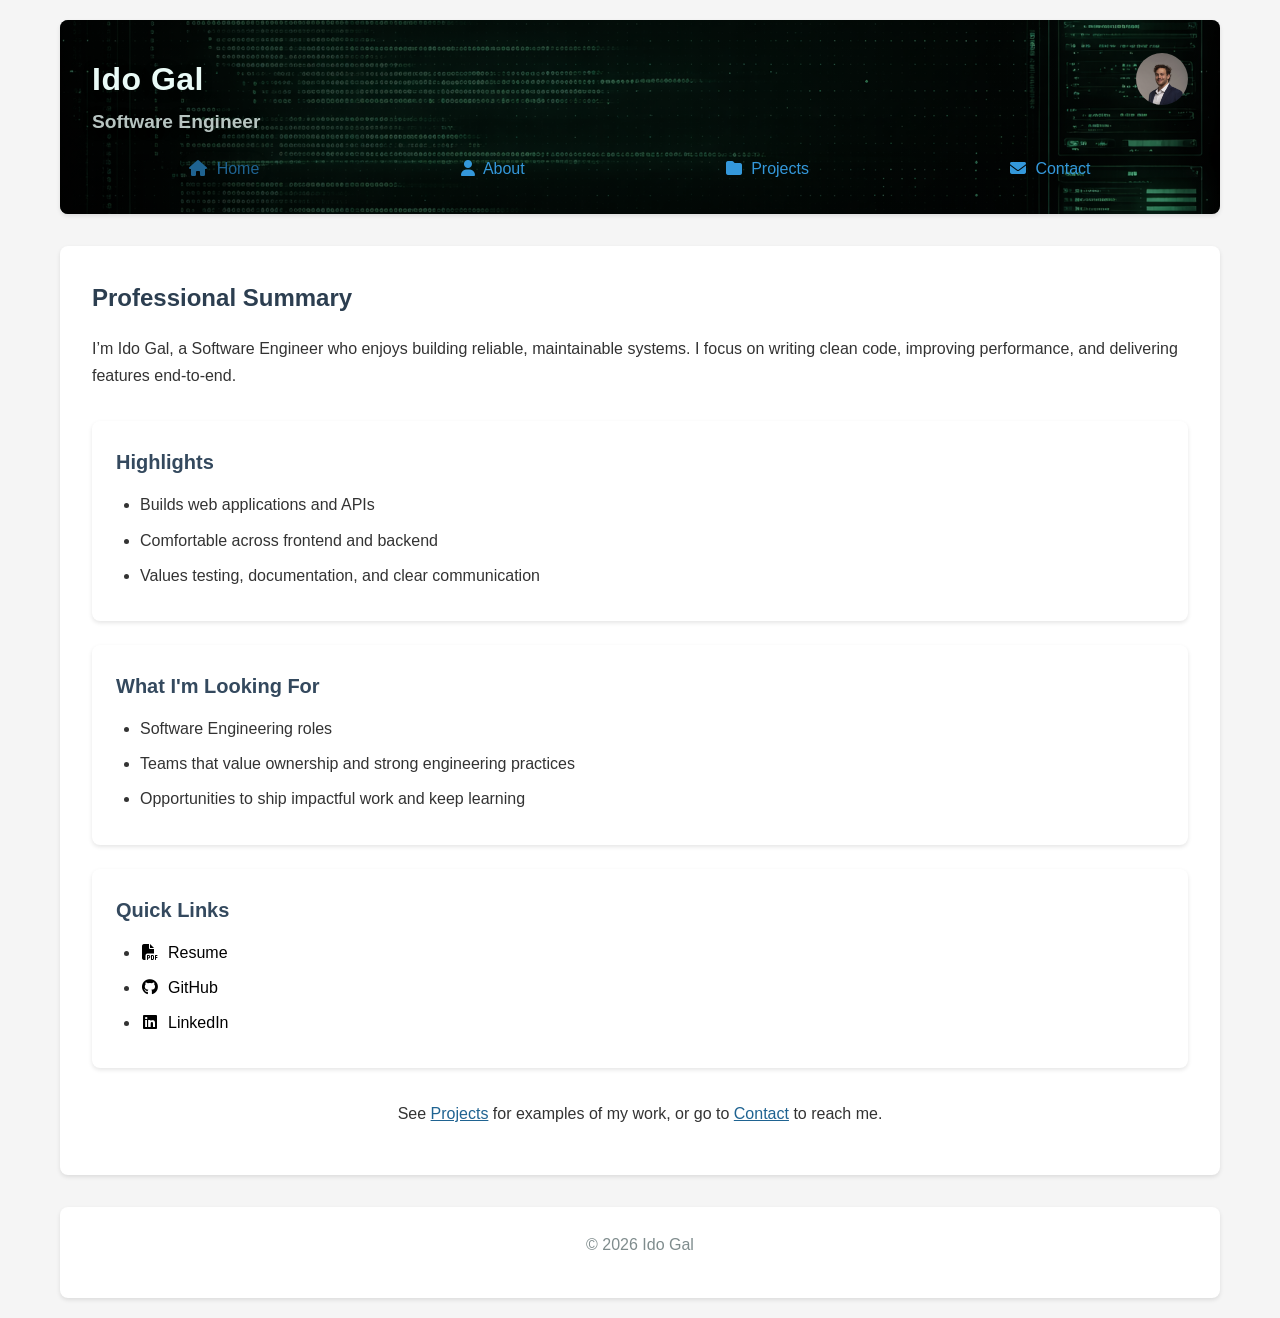
<file: index.html>
<!doctype html>
<html lang="en">
<head>
  <meta charset="utf-8" />
  <meta name="viewport" content="width=device-width, initial-scale=1" />
  <title>Ido Gal | Software Engineer</title>
  <meta name="description" content="Ido Gal — Software Engineer portfolio and contact." />
  <link rel="stylesheet" href="reset.css" />
  <link rel="stylesheet" href="style.css" />
  <link rel="stylesheet" href="https://cdnjs.cloudflare.com/ajax/libs/font-awesome/6.5.1/css/all.min.css" />
</head>
<body>
  <header>
    <div class="header-name-row">
      <h1>Ido Gal</h1>
      <img src="images/IMG_6082.JPG" alt="Ido Gal" class="header-profile-image" />
    </div>
    <h2>Software Engineer</h2>

    <nav aria-label="Primary">
      <ul class="nav-list">
        <li><a href="index.html" aria-current="page"><i class="fas fa-home"></i> Home</a></li>
        <li><a href="about.html"><i class="fas fa-user"></i> About</a></li>
        <li><a href="projects.html"><i class="fas fa-folder"></i> Projects</a></li>
        <li><a href="contact.html"><i class="fas fa-envelope"></i> Contact</a></li>
      </ul>
    </nav>
  </header>

  <main>
    <section>
      <h2>Professional Summary</h2>
      <p>
        I’m Ido Gal, a Software Engineer who enjoys building reliable, maintainable systems.
        I focus on writing clean code, improving performance, and delivering features end-to-end.
      </p>
    </section>

    <!-- Grid Layout Section -->
    <section class="grid-container" aria-label="Home highlights">
      <article class="grid-item">
        <h3>Highlights</h3>
      <ul>
        <li>Builds web applications and APIs</li>
        <li>Comfortable across frontend and backend</li>
        <li>Values testing, documentation, and clear communication</li>
      </ul>
      </article>

      <article class="grid-item">
        <h3>What I'm Looking For</h3>
      <ul>
        <li>Software Engineering roles</li>
        <li>Teams that value ownership and strong engineering practices</li>
        <li>Opportunities to ship impactful work and keep learning</li>
      </ul>
      </article>

      <article class="grid-item">
        <h3>Quick Links</h3>
        <ul>
          <li><a href="files/resume.pdf"><i class="fas fa-file-pdf"></i>Resume</a></li>
          <li><a href="https://github.com/galio1238"><i class="fab fa-github"></i>GitHub</a></li>
          <li><a href="https://www.linkedin.com/in/ido-gal1/"><i class="fab fa-linkedin"></i>LinkedIn</a></li>
        </ul>
      </article>
    </section>

    <p class="cta-text">
      See <a href="projects.html">Projects</a> for examples of my work, or go to
      <a href="contact.html">Contact</a> to reach me.
    </p>
  </main>

  <footer>
    <p>© 2026 Ido Gal</p>
  </footer>
</body>
</html>
</file>
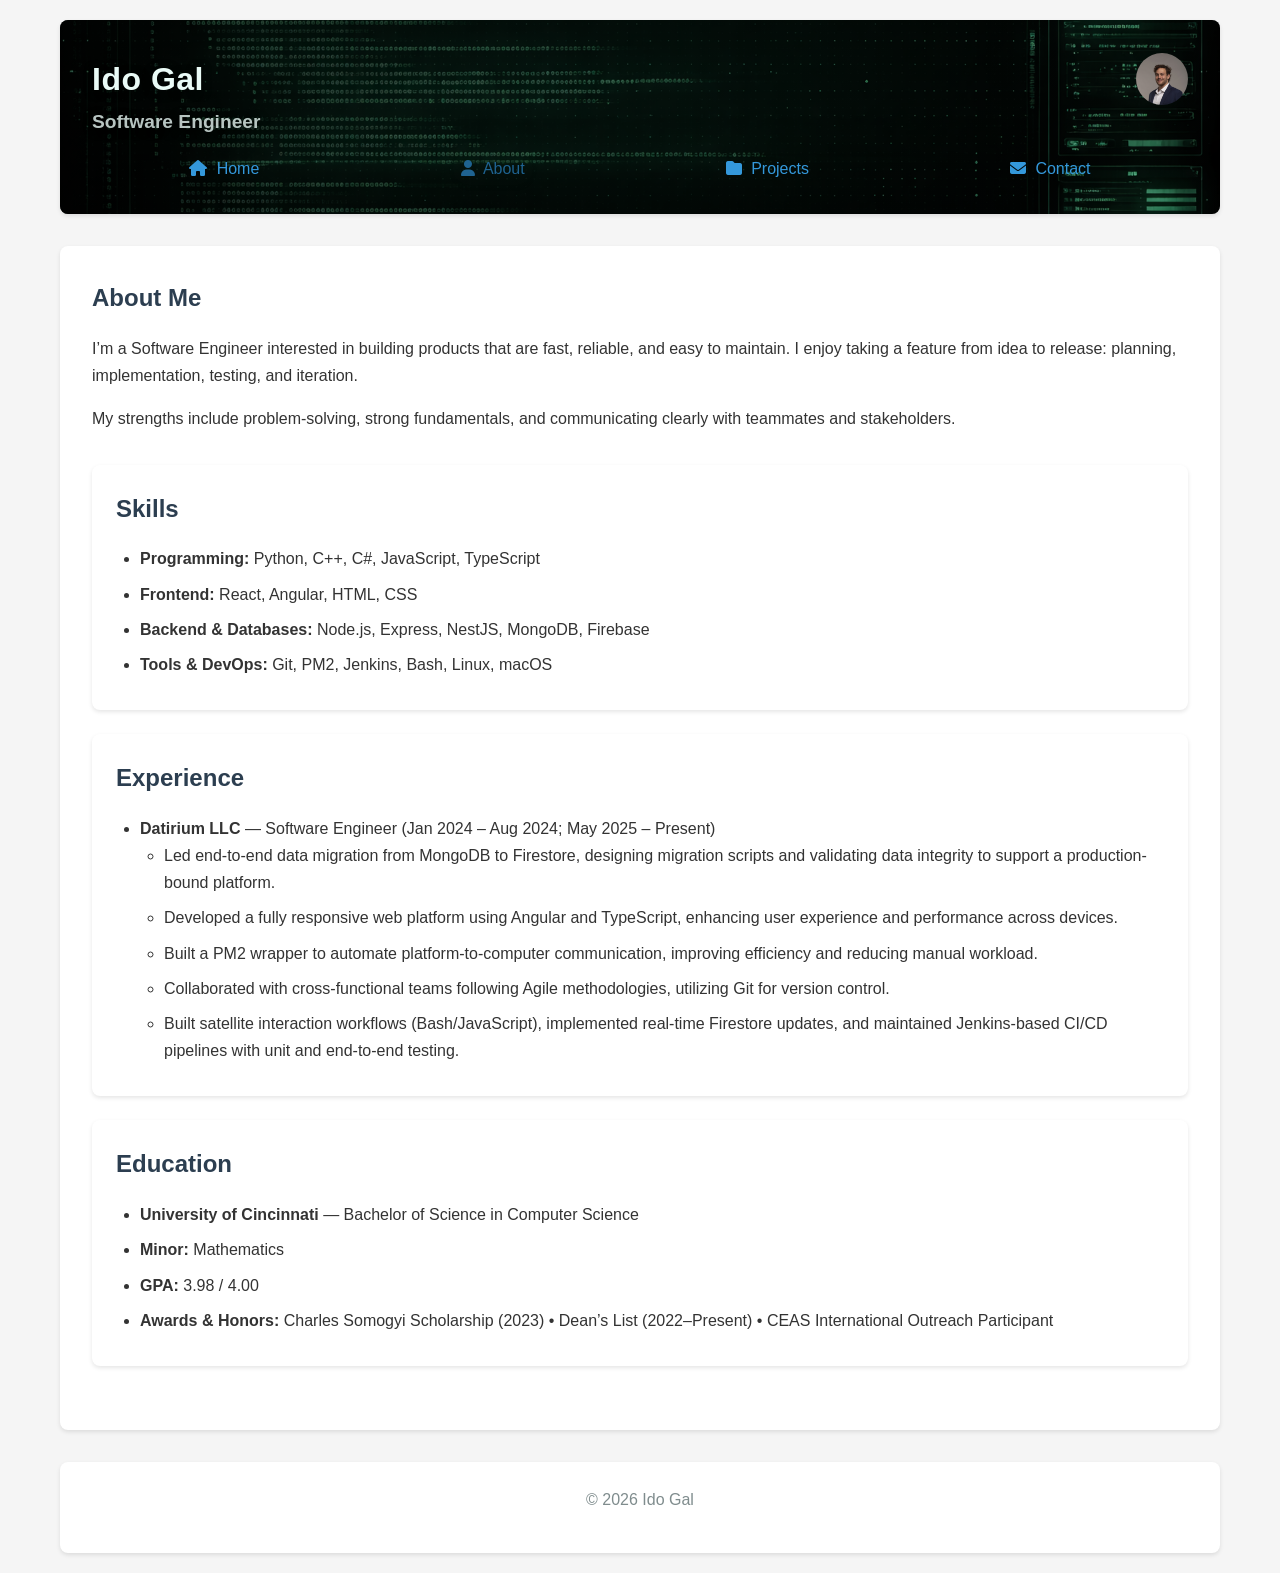
<file: about.html>
<!doctype html>
<html lang="en">

<head>
  <meta charset="utf-8" />
  <meta name="viewport" content="width=device-width, initial-scale=1" />
  <title>About | Ido Gal</title>
  <meta name="description" content="About Ido Gal — Software Engineer." />
  <link rel="stylesheet" href="reset.css" />
  <link rel="stylesheet" href="style.css" />
  <link rel="stylesheet" href="https://cdnjs.cloudflare.com/ajax/libs/font-awesome/6.5.1/css/all.min.css" />
</head>

<body>
  <header>
    <div class="header-name-row">
      <h1>Ido Gal</h1>
      <img src="images/IMG_6082.JPG" alt="Ido Gal" class="header-profile-image" />
    </div>
    <h2>Software Engineer</h2>

    <nav aria-label="Primary">
      <ul class="nav-list">
        <li><a href="index.html"><i class="fas fa-home"></i> Home</a></li>
        <li><a href="about.html" aria-current="page"><i class="fas fa-user"></i> About</a></li>
        <li><a href="projects.html"><i class="fas fa-folder"></i> Projects</a></li>
        <li><a href="contact.html"><i class="fas fa-envelope"></i> Contact</a></li>
      </ul>
    </nav>
  </header>

  <main>
    <section>
      <h2>About Me</h2>
      <p>
        I’m a Software Engineer interested in building products that are fast, reliable, and easy to maintain.
        I enjoy taking a feature from idea to release: planning, implementation, testing, and iteration.
      </p>
      <p>
        My strengths include problem-solving, strong fundamentals, and communicating clearly with teammates and
        stakeholders.
      </p>
    </section>
    <section class="grid-container" aria-label="About details">
      <article class="grid-item">
        <h2>Skills</h2>
        <ul>
          <li><strong>Programming:</strong> Python, C++, C#, JavaScript, TypeScript</li>
          <li><strong>Frontend:</strong> React, Angular, HTML, CSS</li>
          <li><strong>Backend &amp; Databases:</strong> Node.js, Express, NestJS, MongoDB, Firebase</li>
          <li><strong>Tools &amp; DevOps:</strong> Git, PM2, Jenkins, Bash, Linux, macOS</li>
        </ul>
      </article>


      <article class="grid-item">
        <h2>Experience</h2>
        <ul>
          <li>
            <strong>Datirium LLC</strong> — Software Engineer (Jan 2024 – Aug 2024; May 2025 – Present)
            <ul>
              <li>Led end-to-end data migration from MongoDB to Firestore, designing migration scripts and validating data integrity to support a production-bound platform.</li>
              <li>Developed a fully responsive web platform using Angular and TypeScript, enhancing user experience and performance across devices.</li>
              <li>Built a PM2 wrapper to automate platform-to-computer communication, improving efficiency and reducing manual workload.</li>
              <li>Collaborated with cross-functional teams following Agile methodologies, utilizing Git for version control.</li>
              <li>Built satellite interaction workflows (Bash/JavaScript), implemented real-time Firestore updates, and maintained Jenkins-based CI/CD pipelines with unit and end-to-end testing.</li>
            </ul>
          </li>
        </ul>
      </article>

      <article class="grid-item">
        <h2>Education</h2>
        <ul>
          <li><strong>University of Cincinnati</strong> — Bachelor of Science in Computer Science</li>
          <li><strong>Minor:</strong> Mathematics</li>
          <li><strong>GPA:</strong> 3.98 / 4.00</li>
          <li><strong>Awards &amp; Honors:</strong> Charles Somogyi Scholarship (2023) • Dean’s List (2022–Present) • CEAS International Outreach Participant</li>
        </ul>
      </article>
    </section>
  </main>

  <footer>
    <p>© 2026 Ido Gal</p>
  </footer>
</body>

</html>
</file>
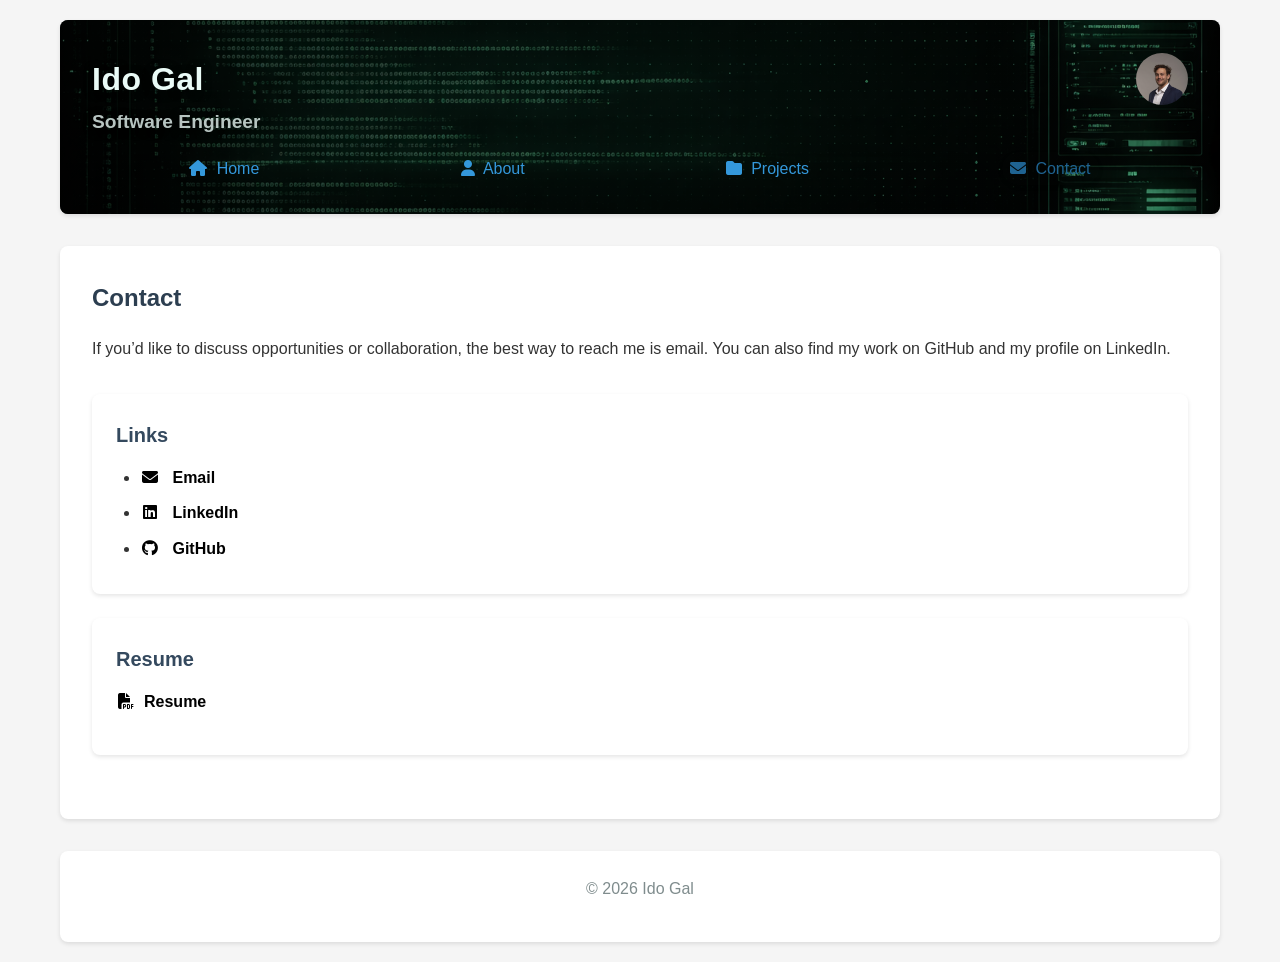
<file: contact.html>
<!doctype html>
<html lang="en">

<head>
  <meta charset="utf-8" />
  <meta name="viewport" content="width=device-width, initial-scale=1" />
  <title>Contact | Ido Gal</title>
  <meta name="description" content="Contact Ido Gal — Software Engineer." />
  <link rel="stylesheet" href="reset.css" />
  <link rel="stylesheet" href="style.css" />
  <link rel="stylesheet" href="https://cdnjs.cloudflare.com/ajax/libs/font-awesome/6.5.1/css/all.min.css" />
</head>

<body>
  <header>
    <div class="header-name-row">
      <h1>Ido Gal</h1>
      <img src="images/IMG_6082.JPG" alt="Ido Gal" class="header-profile-image" />
    </div>
    <h2>Software Engineer</h2>

    <nav aria-label="Primary">
      <ul class="nav-list">
        <li><a href="index.html"><i class="fas fa-home"></i> Home</a></li>
        <li><a href="about.html"><i class="fas fa-user"></i> About</a></li>
        <li><a href="projects.html"><i class="fas fa-folder"></i> Projects</a></li>
        <li><a href="contact.html" aria-current="page"><i class="fas fa-envelope"></i> Contact</a></li>
      </ul>
    </nav>
  </header>

  <main>
    <section>
      <h2>Contact</h2>
      <p>
        If you’d like to discuss opportunities or collaboration, the best way to reach me is email.
        You can also find my work on GitHub and my profile on LinkedIn.
      </p>

      <section class="grid-container" aria-label="Contact options">
        <article class="grid-item">
          <h3>Links</h3>
          <ul>
            <li><a href="mailto:gido71200@gmail.com"><i class="fas fa-envelope"></i> <strong>Email</strong> </a></li>
            <li><a href="https://www.linkedin.com/in/ido-gal1/"><i class="fab fa-linkedin"></i> <strong>LinkedIn</strong> </a></li>
            <li><a href="https://github.com/galio1238"><i class="fab fa-github"></i> <strong>GitHub</strong> </a></li>
          </ul>
        </article>
        <article class="grid-item">
          <h3>Resume</h3>
          <p>
             <a href="files/resume.pdf"><i class="fas fa-file-pdf"></i><strong>Resume</strong></a>
          </p>
        </article>
      </section>
    </section>
  </main>

  <footer>
    <p>© 2026 Ido Gal</p>
  </footer>
</body>

</html>
</file>
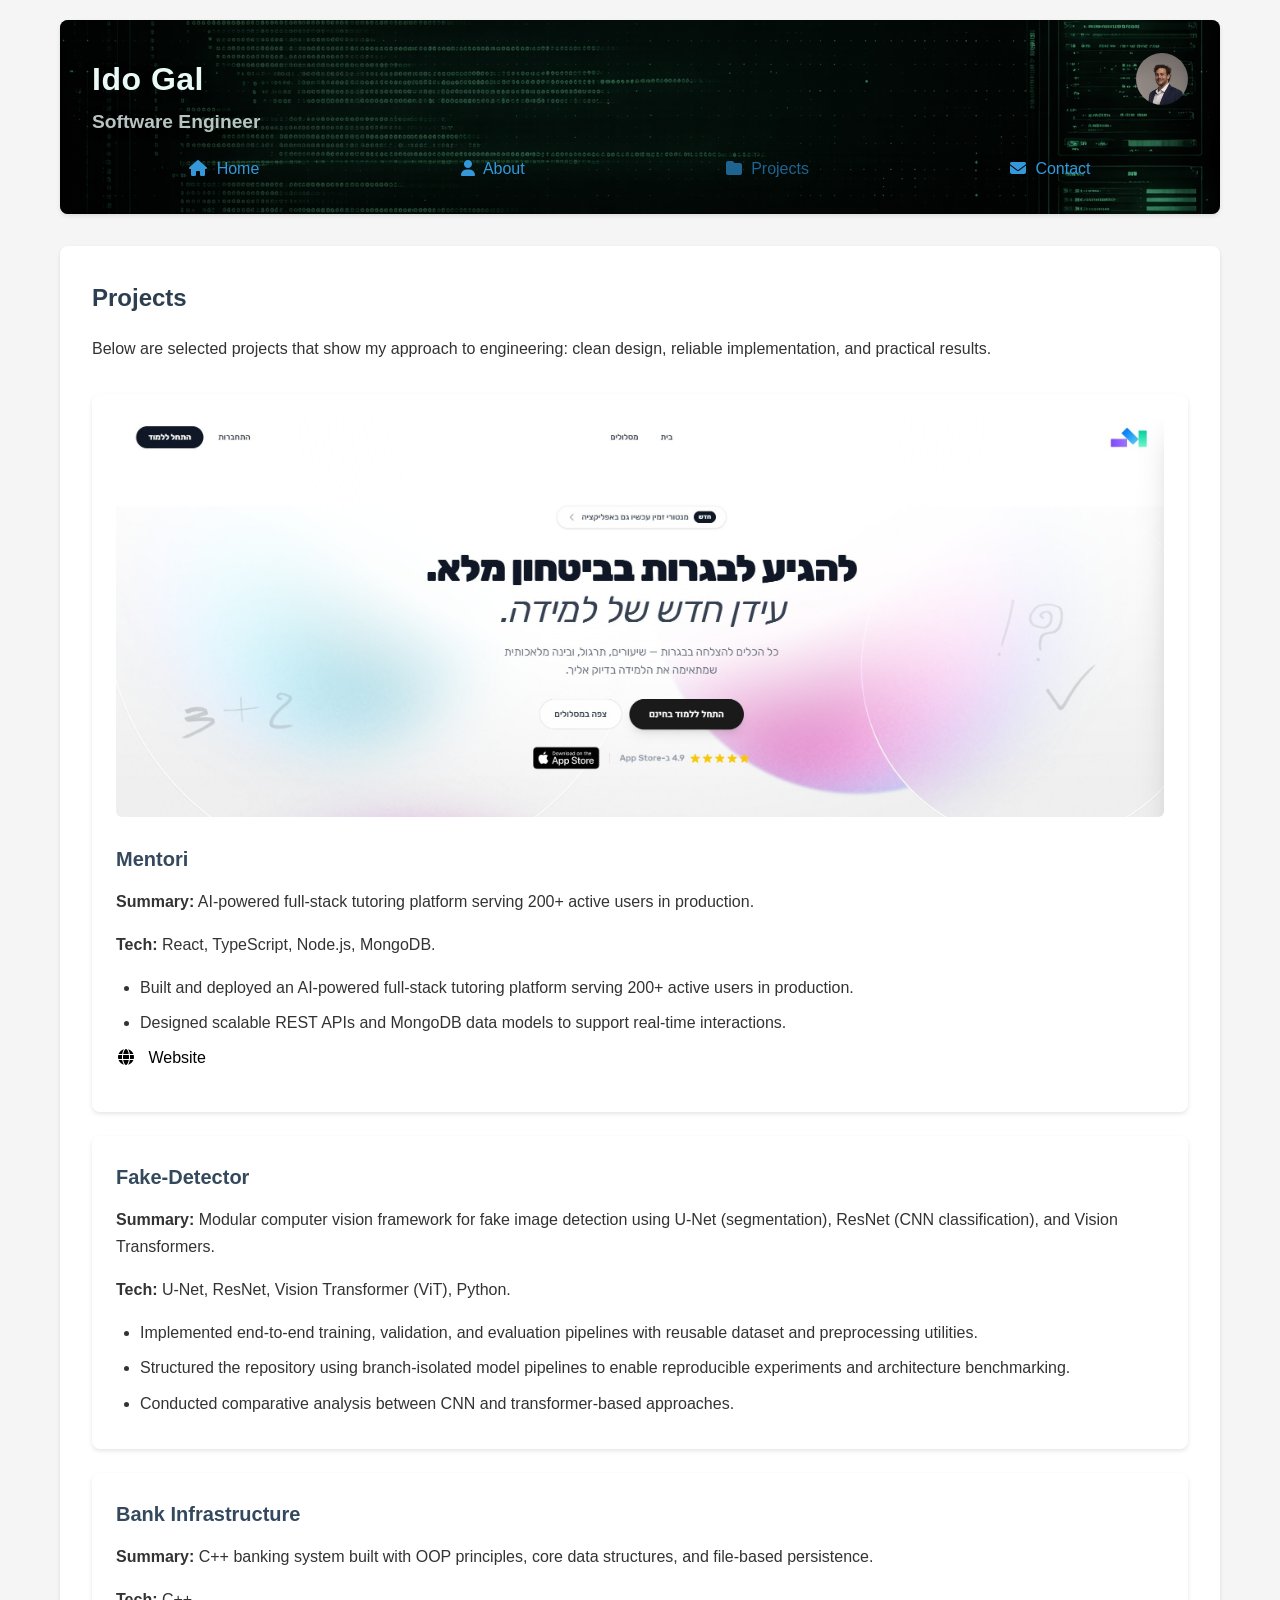
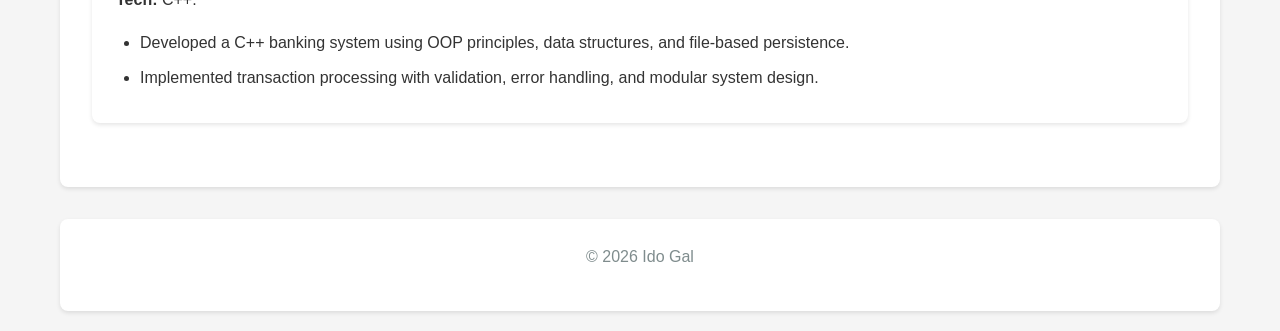
<file: projects.html>
<!doctype html>
<html lang="en">

<head>
  <meta charset="utf-8" />
  <meta name="viewport" content="width=device-width, initial-scale=1" />
  <title>Projects | Ido Gal</title>
  <meta name="description" content="Projects by Ido Gal — Software Engineer." />
  <link rel="stylesheet" href="reset.css" />
  <link rel="stylesheet" href="style.css" />
  <link rel="stylesheet" href="https://cdnjs.cloudflare.com/ajax/libs/font-awesome/6.5.1/css/all.min.css" />
</head>

<body>
  <header>
    <div class="header-name-row">
      <h1>Ido Gal</h1>
      <img src="images/IMG_6082.JPG" alt="Ido Gal" class="header-profile-image" />
    </div>
    <h2>Software Engineer</h2>

    <nav aria-label="Primary">
      <ul class="nav-list">
        <li><a href="index.html"><i class="fas fa-home"></i> Home</a></li>
        <li><a href="about.html"><i class="fas fa-user"></i> About</a></li>
        <li><a href="projects.html" aria-current="page"><i class="fas fa-folder"></i> Projects</a></li>
        <li><a href="contact.html"><i class="fas fa-envelope"></i> Contact</a></li>
      </ul>
    </nav>
  </header>

  <main>
    <section>
      <h2>Projects</h2>
      <p>
        Below are selected projects that show my approach to engineering: clean design, reliable implementation,
        and practical results.
      </p>
    </section>
    <section class="grid-container" aria-label="Project list">
      <article class="grid-item">
        <img src="images/mentori_homepage.jpg" alt="Screenshot of the Mentori tutoring platform homepage" class="project-image" />
        <h3>Mentori</h3>
        <p><strong>Summary:</strong> AI-powered full-stack tutoring platform serving 200+ active users in production.</p>
        <p><strong>Tech:</strong> React, TypeScript, Node.js, MongoDB.</p>
        <ul>
          <li>Built and deployed an AI-powered full-stack tutoring platform serving 200+ active users in production.</li>
          <li>Designed scalable REST APIs and MongoDB data models to support real-time interactions.</li>
        </ul>
        <p>
          <a href="https://mentori.app/"><i class="fas fa-globe"></i> Website</a>
        </p>
      </article>

      <article class="grid-item">
        <h3>Fake-Detector</h3>
        <p><strong>Summary:</strong> Modular computer vision framework for fake image detection using U-Net (segmentation), ResNet (CNN classification), and Vision Transformers.</p>
        <p><strong>Tech:</strong> U-Net, ResNet, Vision Transformer (ViT), Python.</p>
        <ul>
          <li>Implemented end-to-end training, validation, and evaluation pipelines with reusable dataset and preprocessing utilities.</li>
          <li>Structured the repository using branch-isolated model pipelines to enable reproducible experiments and architecture benchmarking.</li>
          <li>Conducted comparative analysis between CNN and transformer-based approaches.</li>
        </ul>
      </article>

      <article class="grid-item">
        <h3>Bank Infrastructure</h3>
        <p><strong>Summary:</strong> C++ banking system built with OOP principles, core data structures, and file-based persistence.</p>
        <p><strong>Tech:</strong> C++.</p>
        <ul>
          <li>Developed a C++ banking system using OOP principles, data structures, and file-based persistence.</li>
          <li>Implemented transaction processing with validation, error handling, and modular system design.</li>
        </ul>
      </article>
    </section>
  </main>

  <footer>
    <p>© 2026 Ido Gal</p>
  </footer>
</body>

</html>
</file>
<file: style.css>
* {
  margin: 0;
  padding: 0;
  box-sizing: border-box;
}

body {
  font-family: -apple-system, BlinkMacSystemFont, 'Segoe UI', Roboto, Oxygen, Ubuntu, Cantarell, sans-serif;
  line-height: 1.7;
  color: #333;
  max-width: 1200px;
  margin: 0 auto;
  padding: 20px;
  background: #f5f5f5;
}

header {
  background: #fff url('images/bck.jpg') center/cover no-repeat;
  position: relative;
  padding: 2rem;
  margin-bottom: 2rem;
  border-radius: 8px;
  box-shadow: 0 2px 4px rgba(0,0,0,0.1);
  overflow: hidden;
}

header::before{
  content:"";
  position:absolute;
  inset:0;
  background: linear-gradient(
    90deg,
    rgba(0,0,0,0.65) 0%,
    rgba(0,0,0,0.45) 55%,
    rgba(0,0,0,0.25) 100%
  );
  z-index: 0;
}

header > * {
  position: relative;
  z-index: 1;
}

header h1 {
  color: #EAFBF7;              /* soft mint-white */
  font-weight: 800;
  letter-spacing: 0.5px;
  margin-bottom: 0.5rem;
  font-size: 200%;
  text-shadow: 0 2px 10px rgba(0,0,0,0.55);
}

header h2 {
  color: rgba(234, 251, 247, 0.78);  /* same hue, dimmer */
  font-weight: 600;
  text-shadow: 0 2px 10px rgba(0,0,0,0.55);
  margin-bottom: 0.5rem;
  font-size: 120%;
}

.header-name-row {
  display: flex;
  justify-content: space-between;
  align-items: center;
  gap: 0.75rem;
}

.header-name-row h1 {
  margin-bottom: 0;
}

.header-profile-image {
  width: 52px;
  height: 52px;
  object-fit: cover;
  border-radius: 50%;
}

.nav-list {
  display: flex;
  justify-content: space-around;
  align-items: center;
  flex-wrap: wrap;
  gap: 0.4rem;
  margin-top: 1rem;
  list-style: none;
  padding: 0;
}

.nav-list a {
  color: #3498db;
  text-decoration: none;
  padding: 0.5rem;
  border-radius: 1em;
  transition: color 0.3s, box-shadow 0.3s;
}

.nav-list a:hover,
.nav-list a:focus-visible {
  color: #2980b9;
  box-shadow: 0 2px 4px rgba(0,0,0,0.1);
}

.nav-list a[aria-current="page"] {
  color: #1f6391;
  box-shadow: 0 2px 4px rgba(0,0,0,0.1);
}

/* Grid Container */
.grid-container {
  display: flex;
  flex-wrap: wrap;
  gap: 1.5rem;
  margin: 2rem 0;
}

.grid-item {
  background: #fff;
  padding: 1.5rem;
  width: 100%;
  border-radius: 8px;
  box-shadow: 0 2px 4px rgba(0,0,0,0.1);
  transition: transform 0.3s, box-shadow 0.3s;
}

.grid-item:hover {
  transform: translateY(-5px);
  box-shadow: 0 4px 8px rgba(0,0,0,0.15);
}

.grid-item h2 {
  color: #2c3e50;
  margin-bottom: 1rem;
  font-size: 1.5rem;
}

.grid-item h3 {
  color: #34495e;
  margin-bottom: 0.75rem;
  font-size: 1.25rem;
}

.grid-item ul {
  margin-left: 1.5rem;
}

.grid-item li {
  margin-bottom: 0.5rem;
}

.grid-item a {
    color: black;
    text-decoration: none;
}

.grid-item a:hover {
  color: #16496b;
    box-shadow: 0 3px 5px rgba(0,0,0,0.1);
    border-radius: 2em;
    display: inline-block;
    padding: 0rem 0.5rem;
}

.grid-item a:focus-visible,
.cta-text a:focus-visible {
  outline: 2px solid #1f6391;
  outline-offset: 2px;
  border-radius: 0.5rem;
}

/* Main content */
main {
  background: #fff;
  padding: 2rem;
  border-radius: 8px;
  box-shadow: 0 2px 4px rgba(0,0,0,0.1);
  margin-bottom: 2rem;
}

section {
  margin-bottom: 2rem;
}

section h2 {
  color: #2c3e50;
  margin-bottom: 1rem;
  font-size: 150%;
}

footer {
  text-align: center;
  padding: 1.5rem;
  background: #fff;
  border-radius: 8px;
  box-shadow: 0 2px 4px rgba(0,0,0,0.1);
  color: #7f8c8d;
}

hr {
  border: none;
  border-top: 1px solid #ecf0f1;
  margin: 1.5rem 0;
}

.cta-text {
  text-align: center;
  margin-top: 2rem;
}

.cta-text a {
  color: #1f6391;
}

.cta-text a:hover {
  color: #16496b;
}

/* Project screenshots */
.project-image {
  width: 100%;
  height: auto;
  object-fit: contain;
  border-radius: 6px;
  margin-bottom: 1rem;
}

/* Font Awesome Icons */
i {
  margin-right: 0.5rem;
}

.grid-item i {
  width: 20px;
  text-align: center;
}

header nav i {
  margin-right: 0.3rem;
}

/* Responsive adjustments */
@media (max-width: 768px) {
  body {
    padding: 10px;
  }
  
  .grid-container {
    gap: 1rem;
  }
  
  header, main, footer {
    padding: 1.5rem;
  }
}
</file>
